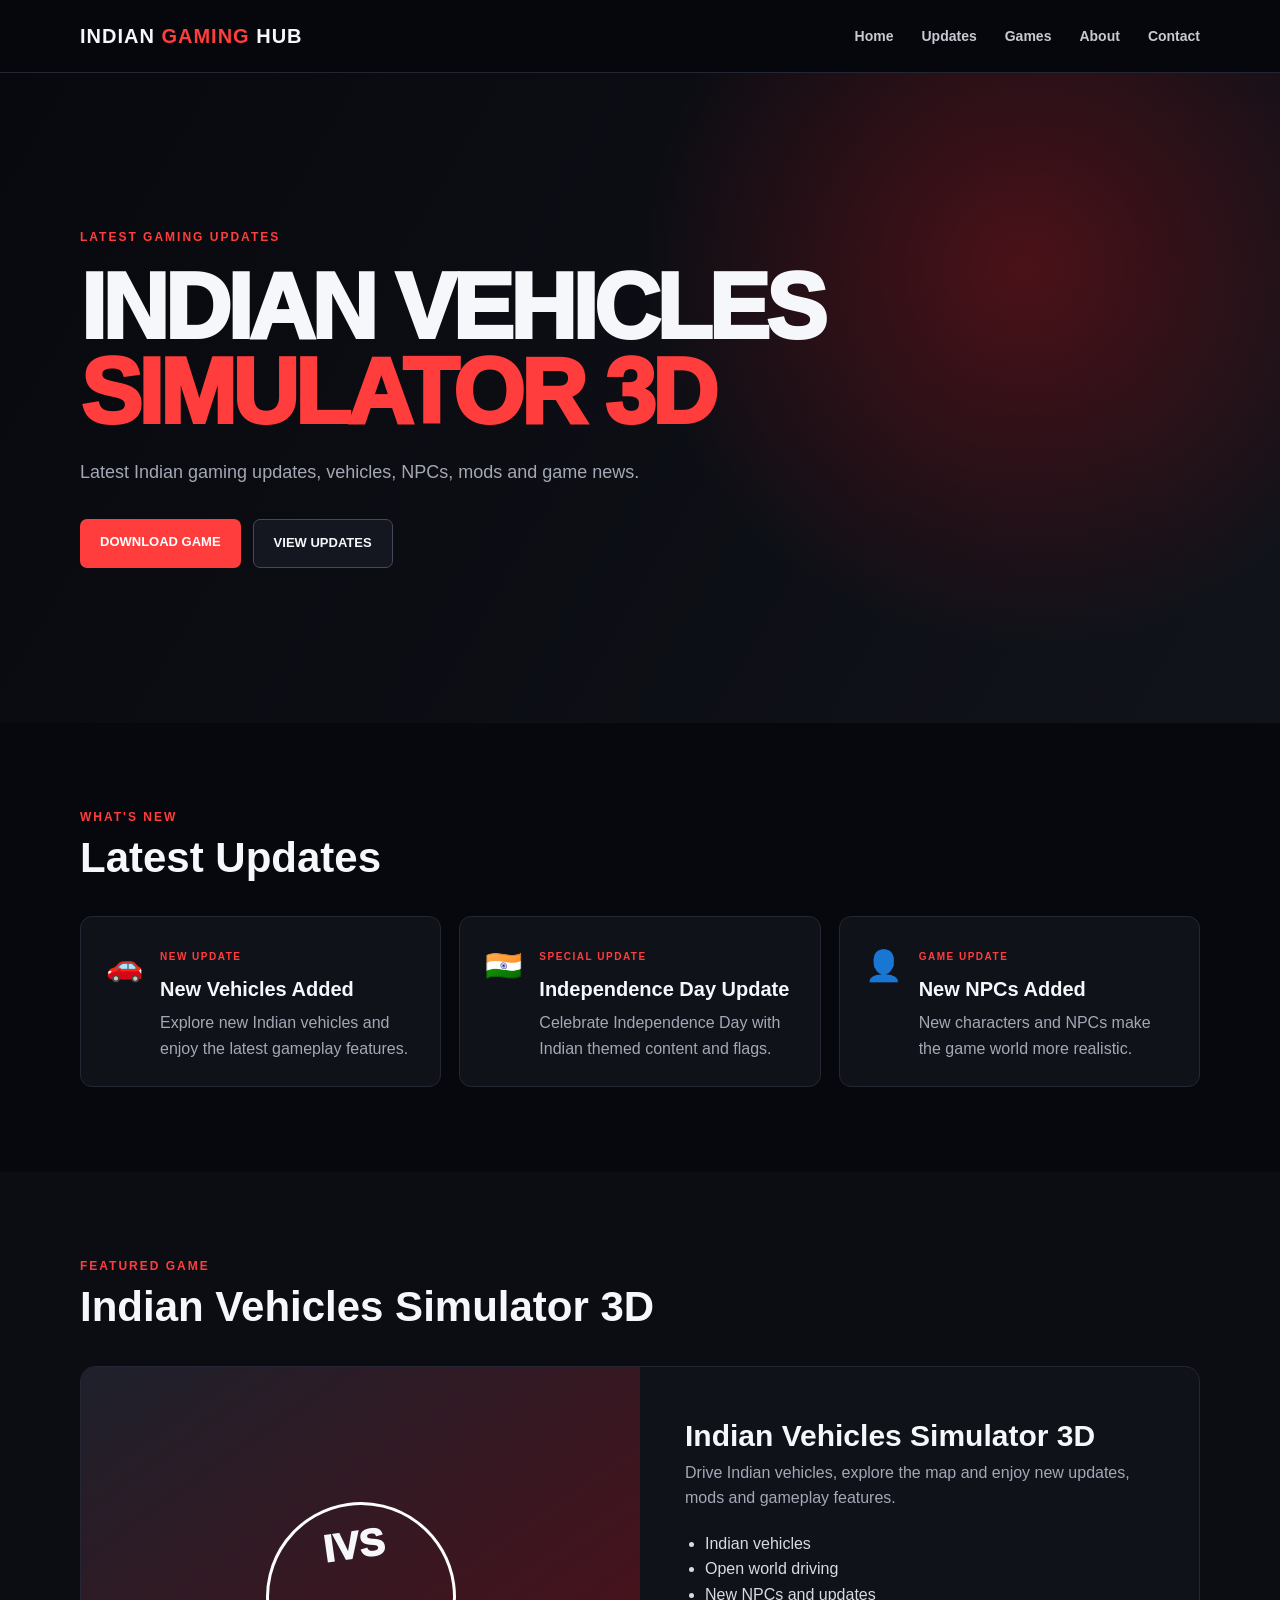
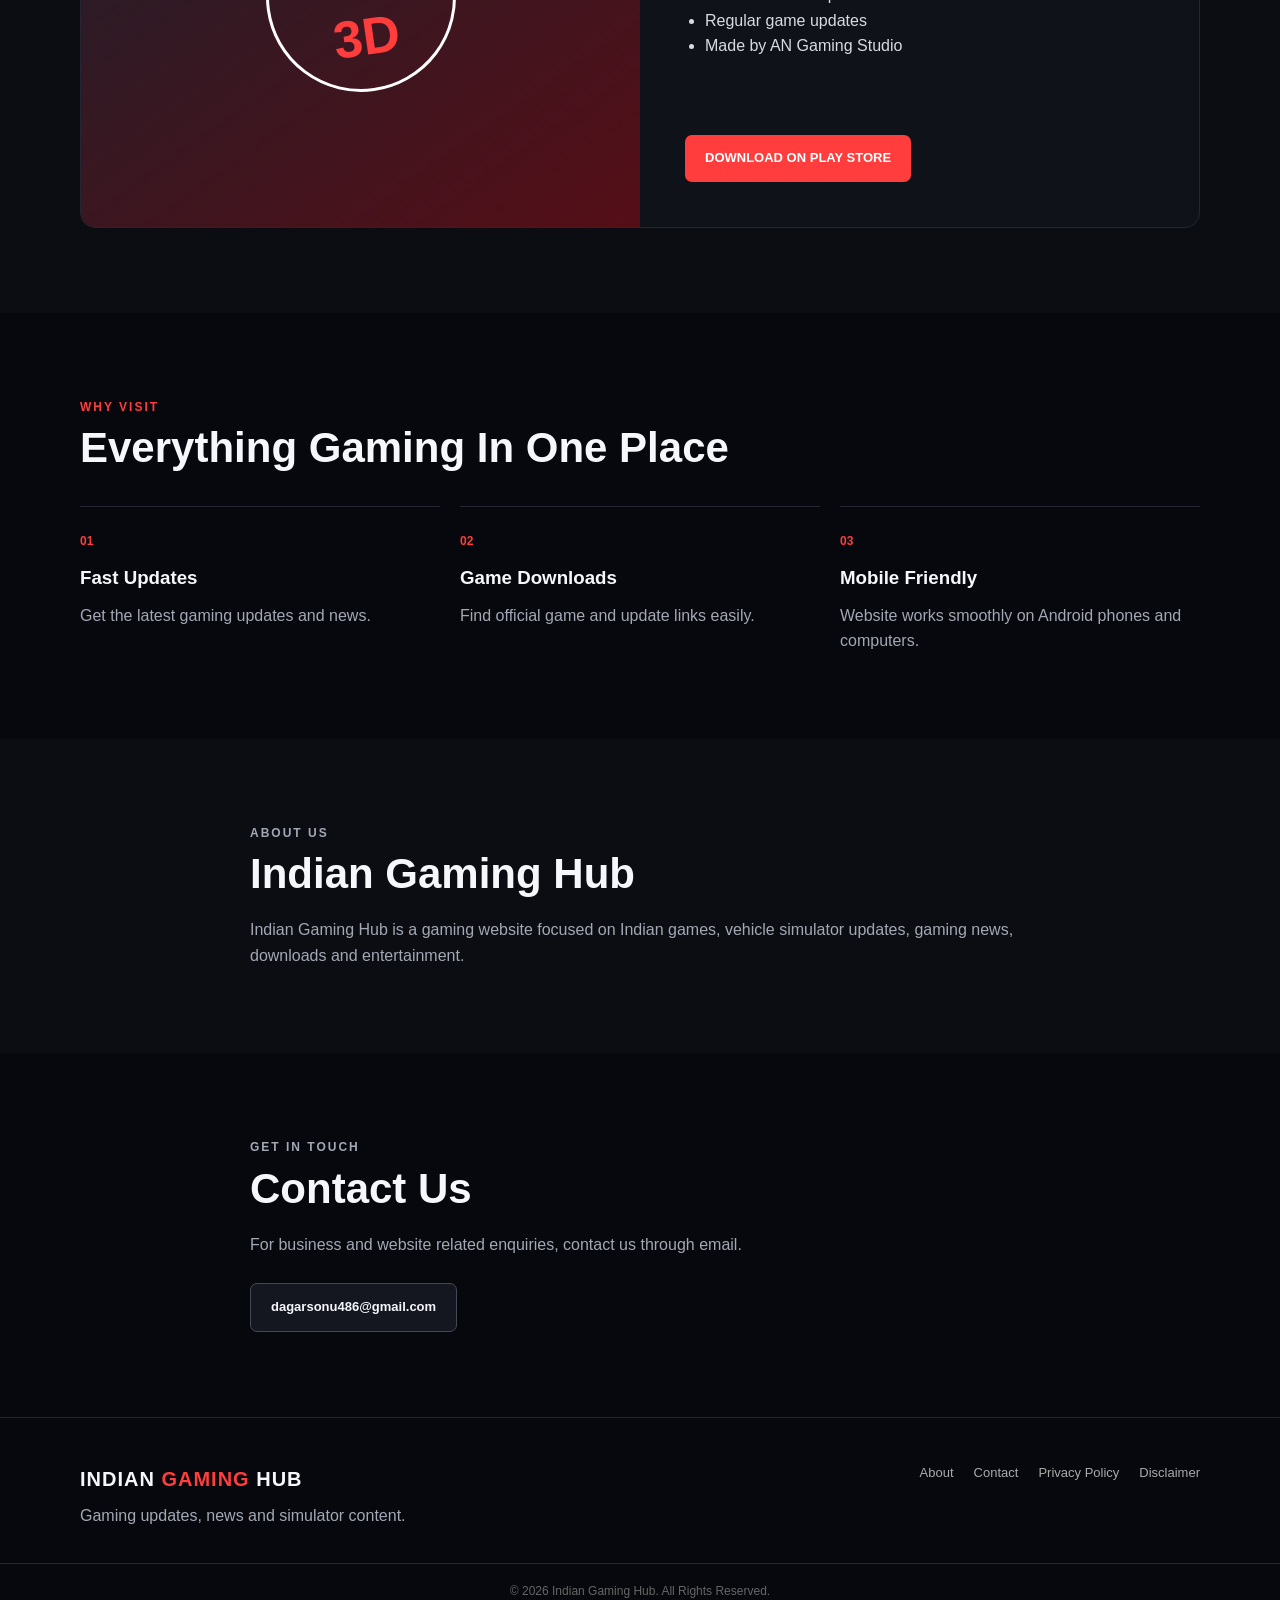
<file: index.html>
<!DOCTYPE html>
<html lang="en">
<head>
  <meta charset="UTF-8">
  <meta name="viewport" content="width=device-width, initial-scale=1.0">
  <meta name="description" content="Indian Gaming Hub - Indian Vehicles Simulator 3D updates, downloads and gaming news.">
  <meta name="monetag" content="0d6646af19e72bb5f781ba5464eeb357">
  <title>Indian Gaming Hub | Indian Vehicles Simulator 3D</title>

  <link rel="stylesheet" href="style.css">
</head>

<body>

<header class="topbar">
  <div class="container nav">
    <a class="logo" href="#home">INDIAN <span>GAMING</span> HUB</a>

    <button class="menu" onclick="toggleMenu()">☰</button>

    <nav id="navLinks">
      <a href="#home">Home</a>
      <a href="#updates">Updates</a>
      <a href="#games">Games</a>
      <a href="#about">About</a>
      <a href="#contact">Contact</a>
    </nav>
  </div>
</header>

<main>

<section class="hero" id="home">
  <div class="container hero-content">

    <p class="badge">LATEST GAMING UPDATES</p>

    <h1>
      INDIAN VEHICLES<br>
      <span>SIMULATOR 3D</span>
    </h1>

    <p class="hero-text">
      Latest Indian gaming updates, vehicles, NPCs, mods and game news.
    </p>

    <div class="buttons">
      <a class="btn primary"
         href="https://play.google.com/store/apps/details?id=com.ANGamingStudio.IndianVehiclesSimulator3d"
         target="_blank">
         DOWNLOAD GAME
      </a>

      <a class="btn secondary" href="#updates">
        VIEW UPDATES
      </a>
    </div>

  </div>
</section>


<section id="updates" class="section">

  <div class="container">

    <p class="eyebrow">WHAT'S NEW</p>

    <h2>Latest Updates</h2>

    <div class="cards">

      <article class="card">
        <div class="card-icon">🚗</div>

        <div>
          <span class="date">NEW UPDATE</span>

          <h3>New Vehicles Added</h3>

          <p>
            Explore new Indian vehicles and enjoy the latest gameplay features.
          </p>
        </div>
      </article>


      <article class="card">
        <div class="card-icon">🇮🇳</div>

        <div>
          <span class="date">SPECIAL UPDATE</span>

          <h3>Independence Day Update</h3>

          <p>
            Celebrate Independence Day with Indian themed content and flags.
          </p>
        </div>
      </article>


      <article class="card">
        <div class="card-icon">👤</div>

        <div>
          <span class="date">GAME UPDATE</span>

          <h3>New NPCs Added</h3>

          <p>
            New characters and NPCs make the game world more realistic.
          </p>
        </div>
      </article>

    </div>

  </div>

</section>


<section id="games" class="section alt">

  <div class="container">

    <p class="eyebrow">FEATURED GAME</p>

    <h2>Indian Vehicles Simulator 3D</h2>

    <div class="game-panel">

      <div class="game-art">
        <div class="speed">
          IVS<br>
          <b>3D</b>
        </div>
      </div>


      <div class="game-info">

        <h3>Indian Vehicles Simulator 3D</h3>

        <p>
          Drive Indian vehicles, explore the map and enjoy new updates,
          mods and gameplay features.
        </p>

        <ul>
          <li>Indian vehicles</li>
          <li>Open world driving</li>
          <li>New NPCs and updates</li>
          <li>Regular game updates</li>
          <li>Made by AN Gaming Studio</li>
        </ul>

        <br><br>

        <a class="btn primary"
           href="https://play.google.com/store/apps/details?id=com.ANGamingStudio.IndianVehiclesSimulator3d"
           target="_blank">
           DOWNLOAD ON PLAY STORE
        </a>

      </div>

    </div>

  </div>

</section>


<section class="section">

  <div class="container">

    <p class="eyebrow">WHY VISIT</p>

    <h2>Everything Gaming In One Place</h2>

    <div class="features">

      <div>
        <strong>01</strong>
        <h3>Fast Updates</h3>
        <p>
          Get the latest gaming updates and news.
        </p>
      </div>


      <div>
        <strong>02</strong>
        <h3>Game Downloads</h3>
        <p>
          Find official game and update links easily.
        </p>
      </div>


      <div>
        <strong>03</strong>
        <h3>Mobile Friendly</h3>
        <p>
          Website works smoothly on Android phones and computers.
        </p>
      </div>

    </div>

  </div>

</section>


<section id="about" class="section alt">

  <div class="container narrow">

    <p class="eyebrow">ABOUT US</p>

    <h2>Indian Gaming Hub</h2>

    <p>
      Indian Gaming Hub is a gaming website focused on Indian games,
      vehicle simulator updates, gaming news, downloads and entertainment.
    </p>

  </div>

</section>


<section id="contact" class="section">

  <div class="container narrow">

    <p class="eyebrow">GET IN TOUCH</p>

    <h2>Contact Us</h2>

    <p>
      For business and website related enquiries, contact us through email.
    </p>

    <br>

    <a class="btn secondary"
       href="mailto:dagarsonu486@gmail.com">
       dagarsonu486@gmail.com
    </a>

  </div>

</section>

</main>


<footer>

  <div class="container footer-grid">

    <div>

      <div class="logo">
        INDIAN <span>GAMING</span> HUB
      </div>

      <p>
        Gaming updates, news and simulator content.
      </p>

    </div>


    <div class="footer-links">

      <a href="#about">About</a>
      <a href="#contact">Contact</a>
      <a href="privacy.html">Privacy Policy</a>
      <a href="disclaimer.html">Disclaimer</a>

    </div>

  </div>


  <div class="copyright">
    © 2026 Indian Gaming Hub. All Rights Reserved.
  </div>

</footer>


<script src="script.js"></script>

</body>
</html>
</file>
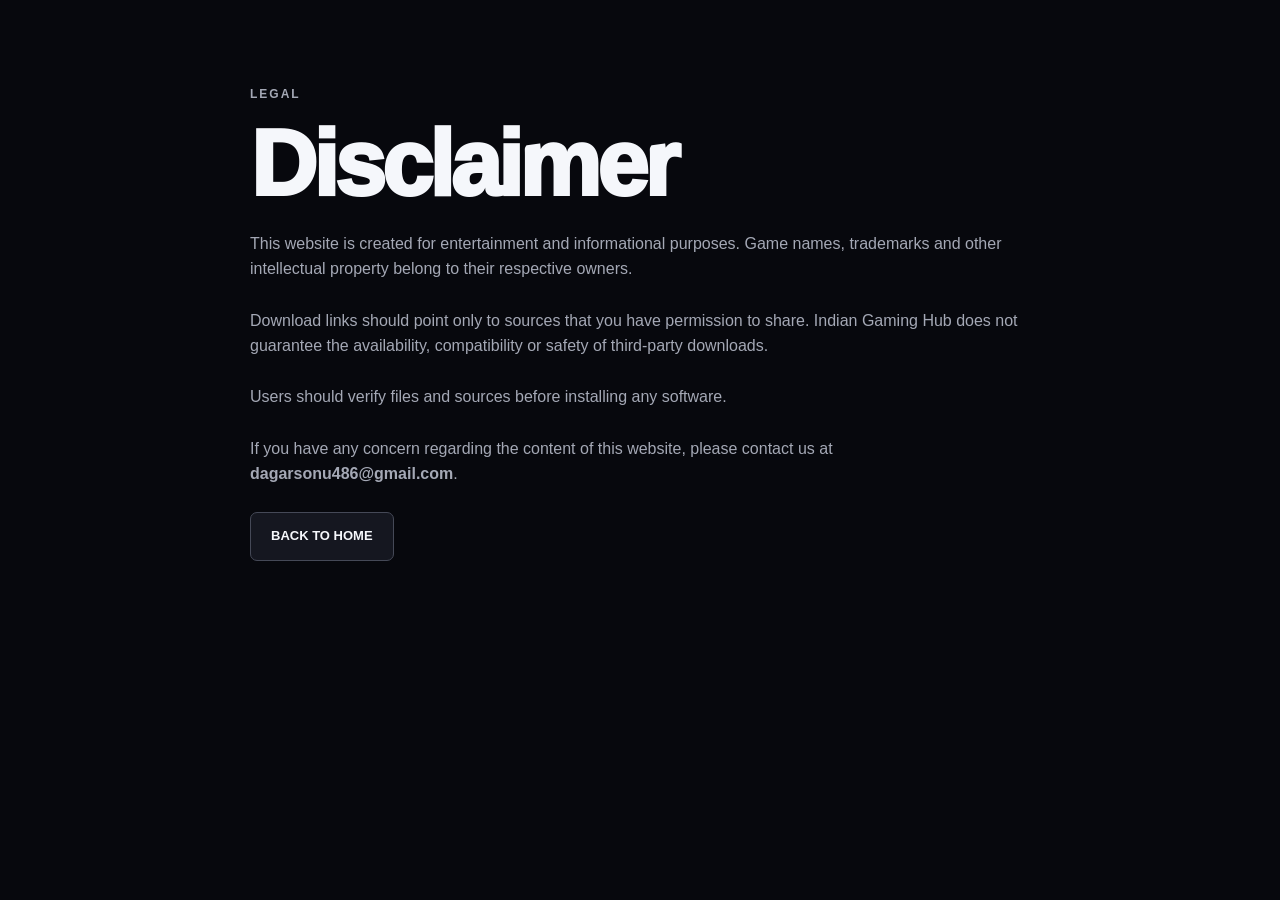
<file: disclaimer.html>
<!DOCTYPE html>
<html lang="en">
<head>
  <meta charset="UTF-8">
  <meta name="viewport" content="width=device-width, initial-scale=1.0">
  <title>Disclaimer | Indian Gaming Hub</title>
  <link rel="stylesheet" href="style.css">
</head>

<body>

<section class="section">

  <div class="container narrow">

    <p class="eyebrow">LEGAL</p>

    <h1>Disclaimer</h1>

    <p>
      This website is created for entertainment and informational purposes.
      Game names, trademarks and other intellectual property belong to their
      respective owners.
    </p>

    <br>

    <p>
      Download links should point only to sources that you have permission
      to share. Indian Gaming Hub does not guarantee the availability,
      compatibility or safety of third-party downloads.
    </p>

    <br>

    <p>
      Users should verify files and sources before installing any software.
    </p>

    <br>

    <p>
      If you have any concern regarding the content of this website,
      please contact us at <strong>dagarsonu486@gmail.com</strong>.
    </p>

    <br>

    <a class="btn secondary" href="index.html">
      BACK TO HOME
    </a>

  </div>

</section>

</body>
</html>
</file>
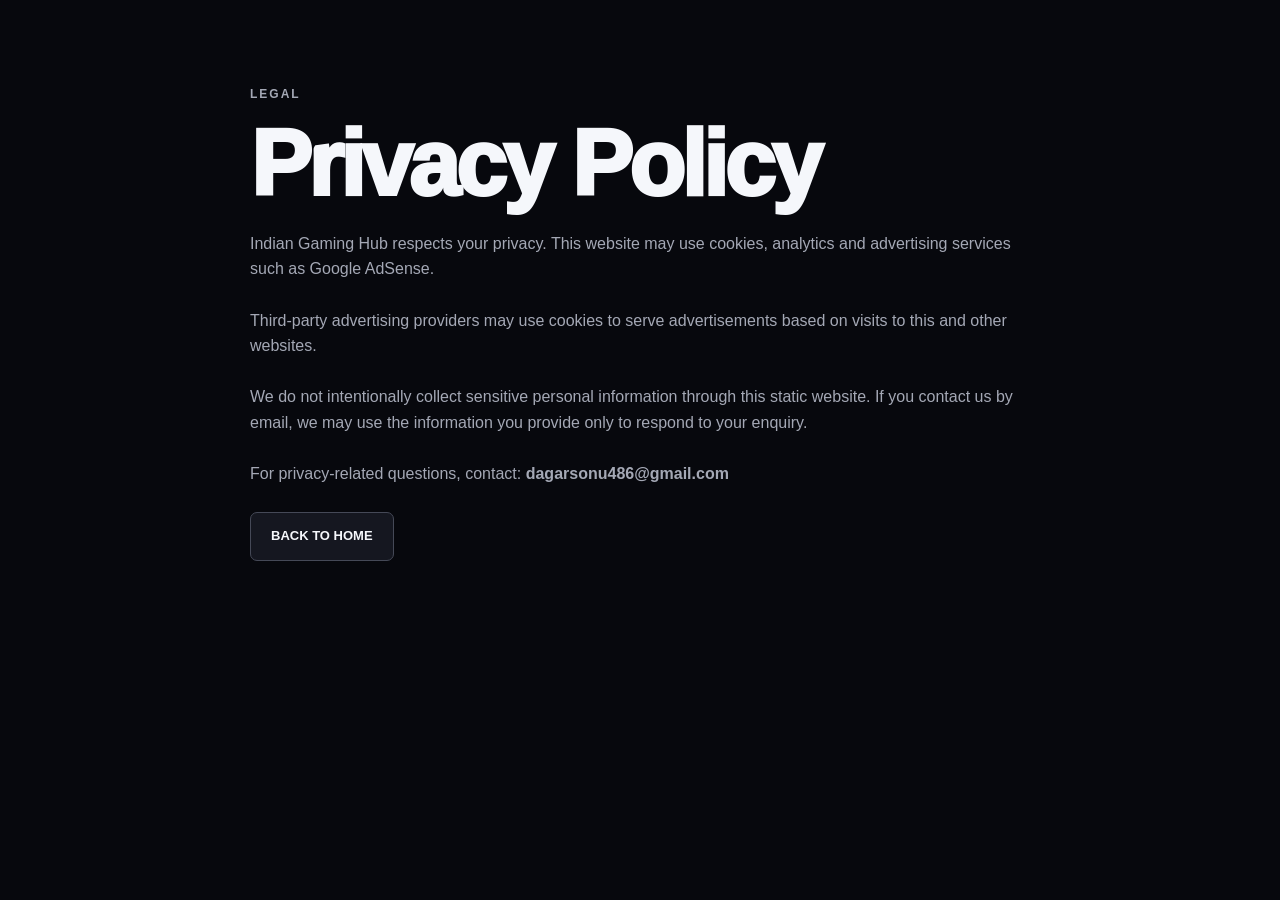
<file: privacy.html>
<!DOCTYPE html>
<html lang="en">
<head>
  <meta charset="UTF-8">
  <meta name="viewport" content="width=device-width, initial-scale=1.0">
  <title>Privacy Policy | Indian Gaming Hub</title>
  <link rel="stylesheet" href="style.css">
</head>

<body>

<section class="section">

  <div class="container narrow">

    <p class="eyebrow">LEGAL</p>

    <h1>Privacy Policy</h1>

    <p>
      Indian Gaming Hub respects your privacy. This website may use cookies,
      analytics and advertising services such as Google AdSense.
    </p>

    <br>

    <p>
      Third-party advertising providers may use cookies to serve advertisements
      based on visits to this and other websites.
    </p>

    <br>

    <p>
      We do not intentionally collect sensitive personal information through
      this static website. If you contact us by email, we may use the
      information you provide only to respond to your enquiry.
    </p>

    <br>

    <p>
      For privacy-related questions, contact:
      <strong>dagarsonu486@gmail.com</strong>
    </p>

    <br>

    <a class="btn secondary" href="index.html">
      BACK TO HOME
    </a>

  </div>

</section>

</body>
</html>
</file>
<file: style.css>
* {
  box-sizing: border-box;
  margin: 0;
  padding: 0;
}

:root {
  --bg: #07080d;
  --panel: #10121a;
  --text: #f5f7fb;
  --muted: #a4a8b5;
  --accent: #ff3d3d;
  --line: #242733;
}

html {
  scroll-behavior: smooth;
}

body {
  font-family: Arial, Helvetica, sans-serif;
  background: var(--bg);
  color: var(--text);
  line-height: 1.6;
}

a {
  text-decoration: none;
  color: inherit;
}

.container {
  width: min(1120px, 92%);
  margin: auto;
}

/* NAVBAR */

.topbar {
  position: sticky;
  top: 0;
  z-index: 10;
  background: rgba(7, 8, 13, 0.95);
  border-bottom: 1px solid var(--line);
}

.nav {
  height: 72px;
  display: flex;
  align-items: center;
  justify-content: space-between;
}

.logo {
  font-weight: 900;
  letter-spacing: 1px;
  font-size: 20px;
}

.logo span {
  color: var(--accent);
}

nav {
  display: flex;
  gap: 28px;
}

nav a {
  color: #c8cad3;
  font-weight: 700;
  font-size: 14px;
}

nav a:hover {
  color: white;
}

.menu {
  display: none;
  background: none;
  border: 0;
  color: white;
  font-size: 27px;
}

/* HERO */

.hero {
  min-height: 650px;
  display: flex;
  align-items: center;
  background:
    radial-gradient(circle at 80% 30%, #4b1118 0, transparent 34%),
    linear-gradient(120deg, #08090e, #11131b);
}

.hero-content {
  padding: 90px 0;
}

.badge,
.eyebrow {
  color: var(--accent);
  font-size: 12px;
  font-weight: 900;
  letter-spacing: 2px;
}

h1 {
  font-size: clamp(48px, 8vw, 92px);
  line-height: 0.92;
  margin: 18px 0 24px;
  font-weight: 1000;
  letter-spacing: -4px;
}

h1 span {
  color: var(--accent);
}

.hero-text {
  max-width: 600px;
  color: var(--muted);
  font-size: 18px;
}

/* BUTTONS */

.buttons {
  display: flex;
  gap: 12px;
  margin-top: 32px;
  flex-wrap: wrap;
}

.btn {
  display: inline-block;
  padding: 13px 20px;
  border-radius: 7px;
  font-weight: 900;
  font-size: 13px;
}

.primary {
  background: var(--accent);
  color: white;
}

.secondary {
  border: 1px solid #454957;
  background: #151720;
}

/* SECTIONS */

.section {
  padding: 85px 0;
}

.alt {
  background: #0b0d13;
}

.section h2 {
  font-size: 42px;
  line-height: 1.1;
  margin: 8px 0 35px;
}

/* CARDS */

.cards {
  display: grid;
  grid-template-columns: repeat(3, 1fr);
  gap: 18px;
}

.card {
  background: var(--panel);
  border: 1px solid var(--line);
  padding: 25px;
  border-radius: 12px;
  display: flex;
  gap: 17px;
}

.card-icon {
  font-size: 30px;
}

.date {
  font-size: 10px;
  color: var(--accent);
  font-weight: 900;
  letter-spacing: 1.5px;
}

.card h3 {
  margin: 5px 0;
  font-size: 20px;
}

.card p,
.features p,
.narrow p,
.game-info p {
  color: var(--muted);
}

/* ADS */

.ad-wrap {
  padding: 24px 0;
}

.ad-box {
  height: 110px;
  border: 1px dashed #383b47;
  background: #0b0c11;
  display: flex;
  flex-direction: column;
  align-items: center;
  justify-content: center;
  color: #666;
}

.ad-box small {
  font-size: 9px;
  letter-spacing: 2px;
}

.ad-box.large {
  height: 180px;
}

/* GAME */

.game-panel {
  display: grid;
  grid-template-columns: 1fr 1fr;
  background: var(--panel);
  border: 1px solid var(--line);
  border-radius: 15px;
  overflow: hidden;
}

.game-art {
  min-height: 390px;
  background: linear-gradient(145deg, #1d202b, #550e17);
  display: flex;
  align-items: center;
  justify-content: center;
}

.speed {
  width: 190px;
  height: 190px;
  border: 3px solid white;
  border-radius: 50%;
  display: grid;
  place-items: center;
  text-align: center;
  font-size: 38px;
  font-weight: 1000;
  transform: rotate(-8deg);
}

.speed b {
  color: var(--accent);
  font-size: 52px;
}

.game-info {
  padding: 45px;
}

.game-info h3 {
  font-size: 30px;
}

.game-info ul {
  margin: 20px 0 25px;
  padding-left: 20px;
  color: #d9dbe2;
}

/* FEATURES */

.features {
  display: grid;
  grid-template-columns: repeat(3, 1fr);
  gap: 20px;
}

.features > div {
  border-top: 1px solid var(--line);
  padding-top: 20px;
}

.features strong {
  color: var(--accent);
  font-size: 12px;
}

.features h3 {
  margin: 10px 0;
}

/* ABOUT */

.narrow {
  max-width: 780px;
}

.narrow h2 {
  margin-bottom: 20px;
}

/* FOOTER */

footer {
  border-top: 1px solid var(--line);
  padding-top: 45px;
}

.footer-grid {
  display: flex;
  justify-content: space-between;
  gap: 30px;
  padding-bottom: 35px;
}

.footer-grid p {
  color: var(--muted);
  margin-top: 8px;
}

.footer-links {
  display: flex;
  gap: 20px;
  flex-wrap: wrap;
  color: #aaa;
  font-size: 13px;
}

.copyright {
  text-align: center;
  border-top: 1px solid var(--line);
  padding: 18px;
  color: #666;
  font-size: 12px;
}

/* MOBILE */

@media (max-width: 760px) {

  nav {
    display: none;
    position: absolute;
    top: 72px;
    left: 0;
    right: 0;
    background: #0a0b10;
    padding: 20px;
    flex-direction: column;
    gap: 18px;
    border-bottom: 1px solid var(--line);
  }

  nav.open {
    display: flex;
  }

  .menu {
    display: block;
  }

  .hero {
    min-height: 580px;
  }

  .hero-content {
    padding: 60px 0;
  }

  h1 {
    font-size: 54px;
    letter-spacing: -2px;
  }

  .cards,
  .features,
  .game-panel {
    grid-template-columns: 1fr;
  }

  .game-art {
    min-height: 280px;
  }

  .game-info {
    padding: 30px;
  }

  .section {
    padding: 60px 0;
  }

  .section h2 {
    font-size: 34px;
  }

  .footer-grid {
    flex-direction: column;
  }
}
</file>
